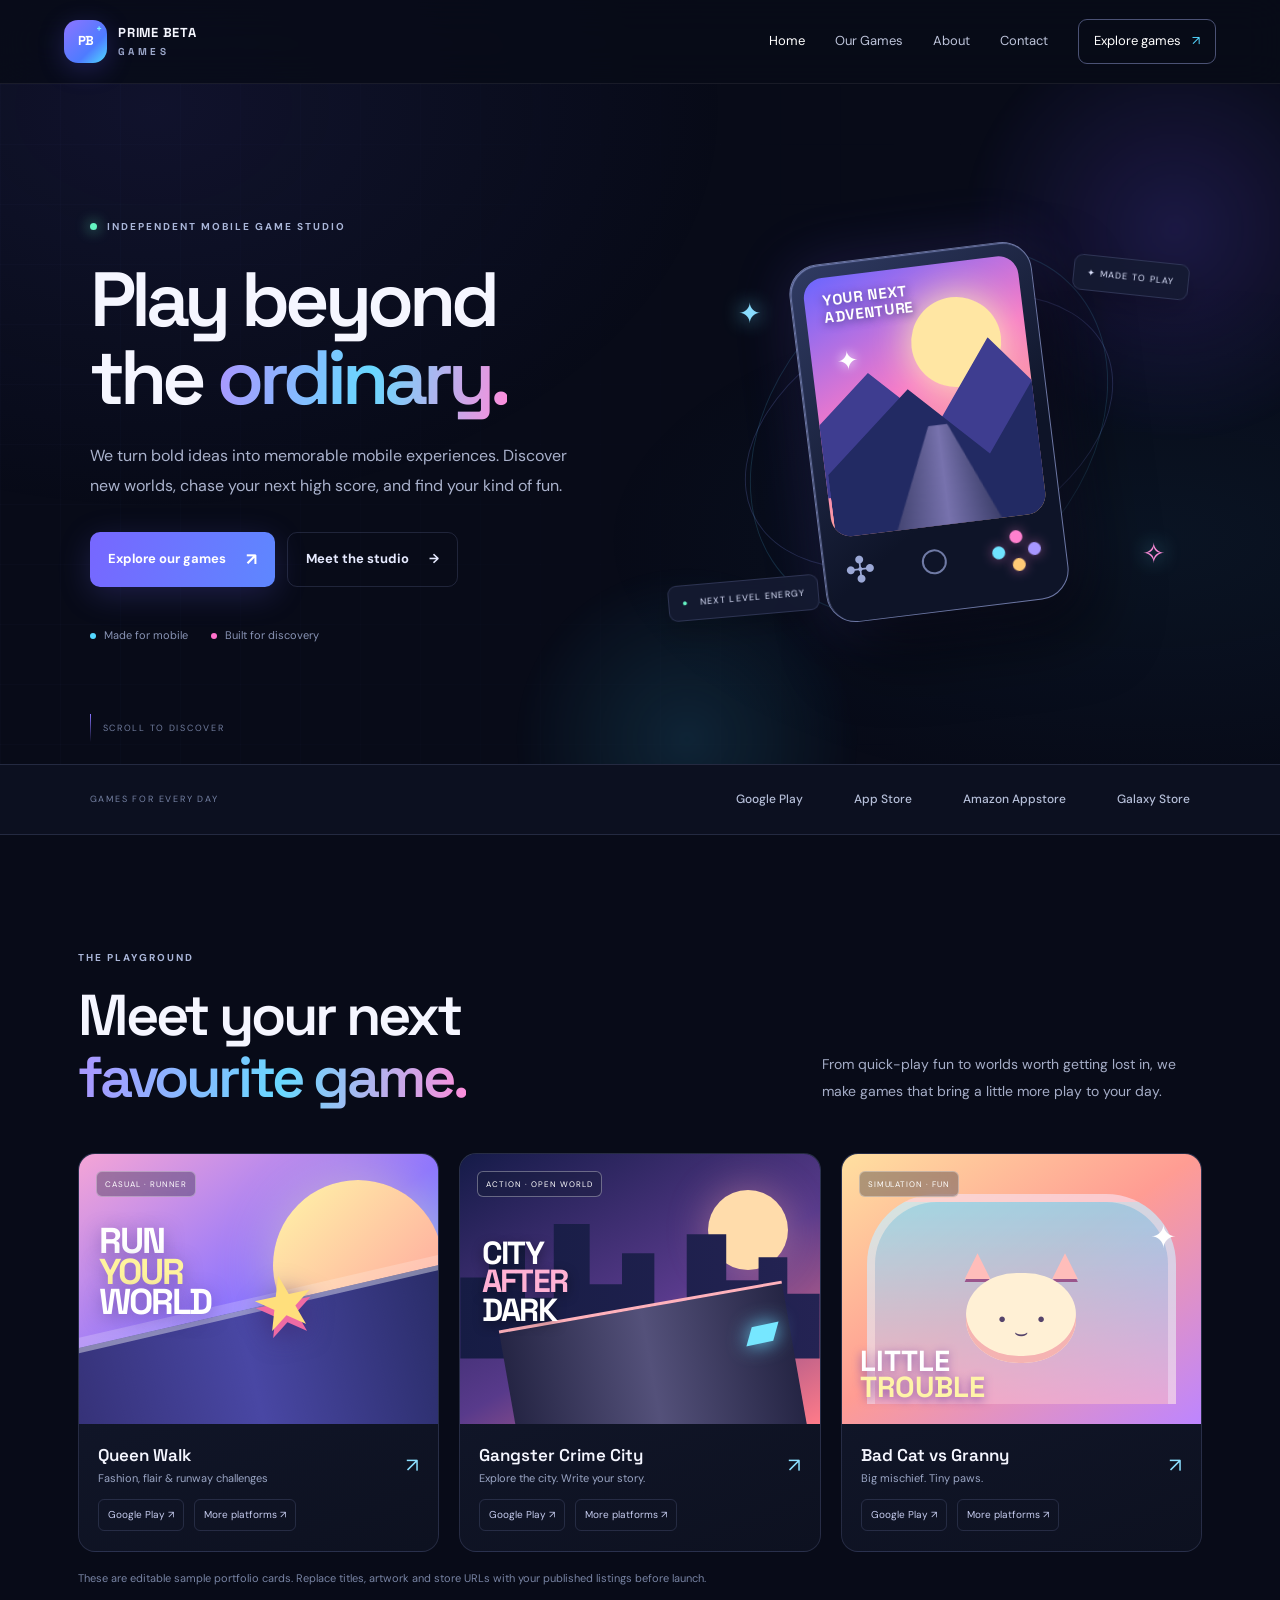
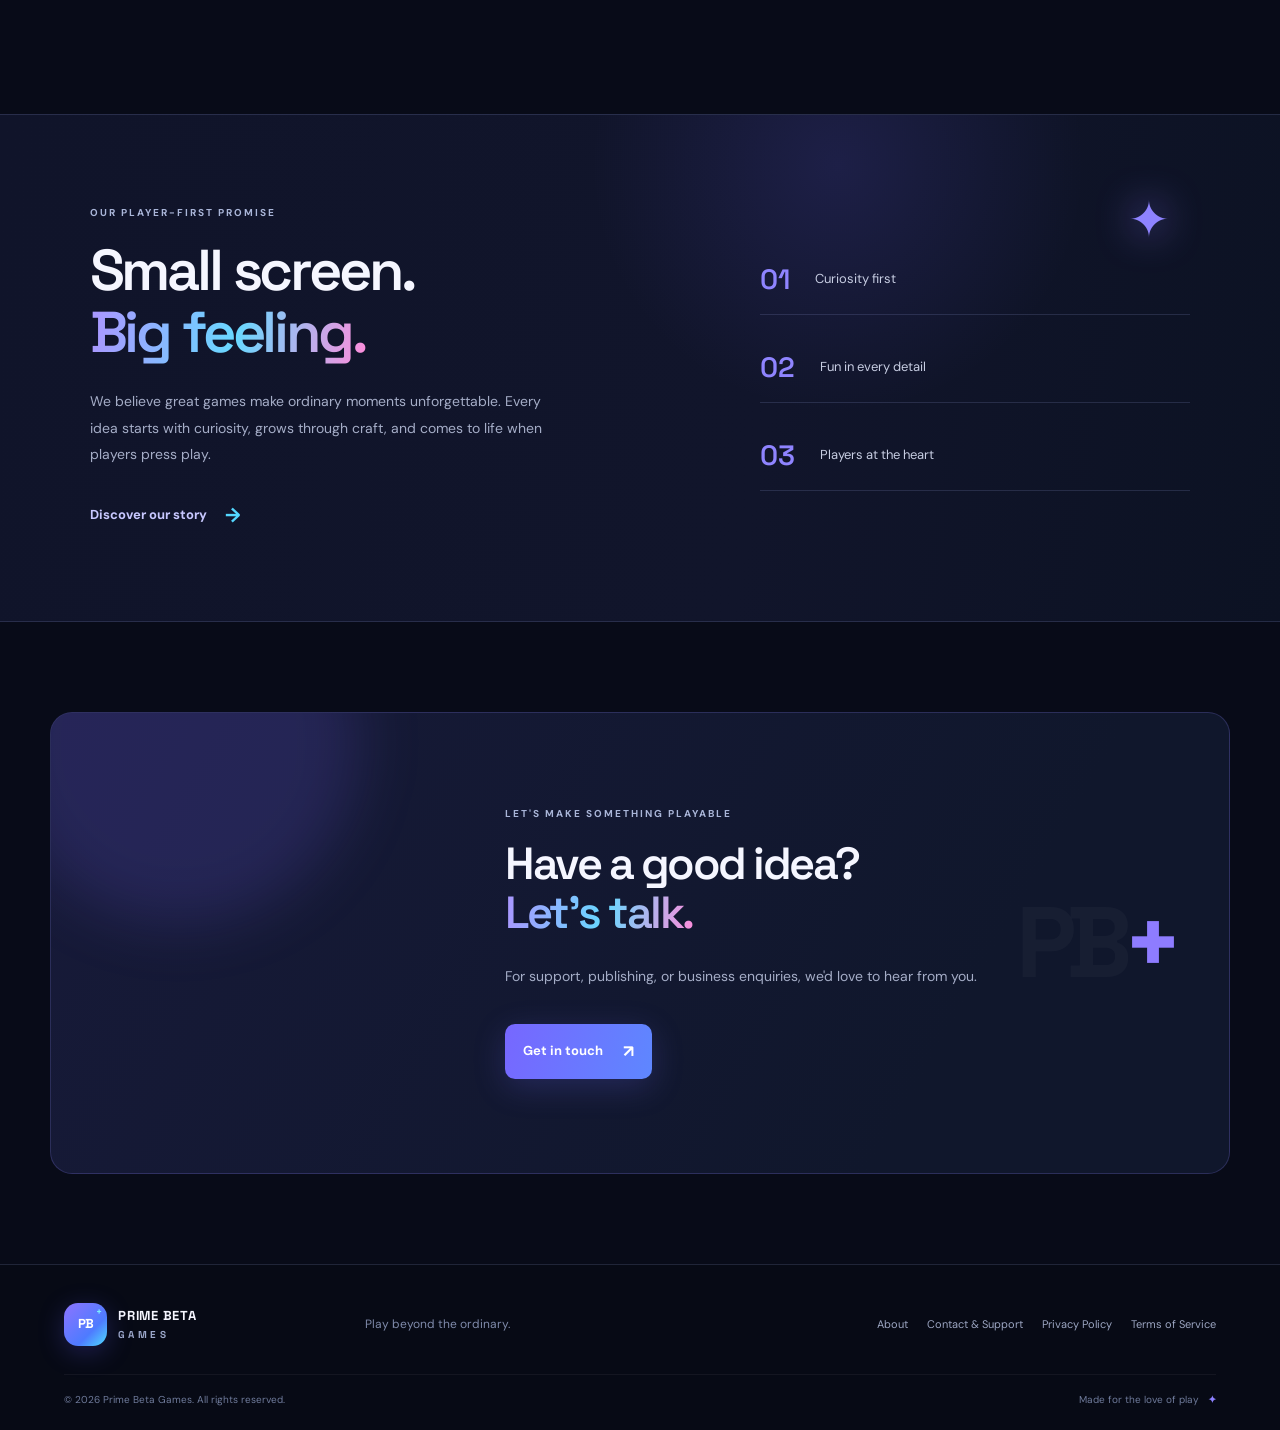
<file: index.html>
<!doctype html>
<html lang="en">
<head><link rel="canonical" href="https://primebetagames.site/">
  <meta charset="utf-8"><meta name="viewport" content="width=device-width, initial-scale=1">
  <meta name="description" content="Prime Beta Games creates bold, fun mobile gaming experiences for players around the world.">
  <meta name="theme-color" content="#080b18">
  <title>Prime Beta Games — Play Beyond the Ordinary</title>
  <link rel="icon" href="assets/favicon.svg" type="image/svg+xml"><link rel="stylesheet" href="styles.css">
</head>
<body>
<header class="site-header"><a class="brand" href="index.html"><span class="brand-mark">PB<span>+</span></span><span>PRIME BETA<small>GAMES</small></span></a>
<button class="menu-toggle" aria-label="Toggle navigation" aria-expanded="false">☰</button>
<nav class="nav"><a class="active" href="index.html">Home</a><a href="#games">Our Games</a><a href="about.html">About</a><a href="contact.html">Contact</a><a class="nav-cta" href="#games">Explore games <span>↗</span></a></nav></header>
<main>
<section class="hero">
  <div class="hero-orb orb-one"></div><div class="hero-orb orb-two"></div><div class="hero-grid"></div>
  <div class="hero-copy reveal"><div class="eyebrow"><span class="pulse"></span> INDEPENDENT MOBILE GAME STUDIO</div>
  <h1>Play beyond<br>the <span class="gradient-text">ordinary.</span></h1>
  <p>We turn bold ideas into memorable mobile experiences. Discover new worlds, chase your next high score, and find your kind of fun.</p>
  <div class="hero-actions"><a class="button button-primary" href="#games">Explore our games <span>↗</span></a><a class="button button-ghost" href="about.html">Meet the studio <span>→</span></a></div>
  <div class="hero-meta"><span><i class="meta-dot"></i> Made for mobile</span><span><i class="meta-dot purple"></i> Built for discovery</span></div></div>
  <div class="hero-art reveal"><div class="art-ring ring-a"></div><div class="art-ring ring-b"></div><div class="floating-chip chip-top">✦ MADE TO PLAY</div><div class="game-console"><div class="console-screen"><div class="screen-sun"></div><div class="screen-mountain mountain-a"></div><div class="screen-mountain mountain-b"></div><div class="screen-road"></div><div class="screen-star">✦</div><div class="screen-caption">YOUR NEXT<br>ADVENTURE</div></div><div class="console-controls"><span class="dpad">✣</span><span class="console-home"></span><span class="action-buttons"><i></i><i></i><i></i><i></i></span></div></div><div class="floating-chip chip-bottom"><span>●</span> NEXT LEVEL ENERGY</div><div class="spark spark-one">✦</div><div class="spark spark-two">✧</div></div>
  <a class="scroll-cue" href="#games"><span></span> SCROLL TO DISCOVER</a>
</section>
<section class="platform-strip"><span>GAMES FOR EVERY DAY</span><div class="platform-list"><b>Google Play</b><b>App Store</b><b>Amazon Appstore</b><b>Galaxy Store</b></div></section>
<section id="games" class="section games-section"><div class="section-heading reveal"><div><div class="eyebrow">THE PLAYGROUND</div><h2>Meet your next<br><span class="gradient-text">favourite game.</span></h2></div><p>From quick-play fun to worlds worth getting lost in, we make games that bring a little more play to your day.</p></div>
<div class="games-grid">
<article class="game-card game-card-one reveal"><div class="game-art art-race"><span class="art-badge">CASUAL · RUNNER</span><div class="art-sun"></div><div class="art-track"></div><div class="art-character">★</div><div class="art-word">RUN<br><em>YOUR</em><br>WORLD</div></div><div class="game-info"><div><h3>Queen Walk</h3><p>Fashion, flair & runway challenges</p></div><span class="game-arrow">↗</span></div><div class="game-links"><a href="#" class="store-link" data-store>Google Play ↗</a><a href="#" class="store-link" data-store>More platforms ↗</a></div></article>
<article class="game-card game-card-two reveal"><div class="game-art art-city"><span class="art-badge">ACTION · OPEN WORLD</span><div class="city-moon"></div><div class="city-skyline"></div><div class="city-road"></div><div class="city-title">CITY<br><em>AFTER</em><br>DARK</div><div class="city-car">▰</div></div><div class="game-info"><div><h3>Gangster Crime City</h3><p>Explore the city. Write your story.</p></div><span class="game-arrow">↗</span></div><div class="game-links"><a href="#" class="store-link" data-store>Google Play ↗</a><a href="#" class="store-link" data-store>More platforms ↗</a></div></article>
<article class="game-card game-card-three reveal"><div class="game-art art-cat"><span class="art-badge">SIMULATION · FUN</span><div class="cat-window"></div><div class="cat-ears">▲　▲</div><div class="cat-face"><span>•</span><span>•</span><b>⌣</b></div><div class="cat-title">LITTLE<br><em>TROUBLE</em></div><div class="cat-paw">✦</div></div><div class="game-info"><div><h3>Bad Cat vs Granny</h3><p>Big mischief. Tiny paws.</p></div><span class="game-arrow">↗</span></div><div class="game-links"><a href="#" class="store-link" data-store>Google Play ↗</a><a href="#" class="store-link" data-store>More platforms ↗</a></div></article>
</div><p class="portfolio-note">These are editable sample portfolio cards. Replace titles, artwork and store URLs with your published listings before launch.</p></section>
<section class="manifesto"><div class="manifesto-glow"></div><div class="manifesto-inner reveal"><div class="eyebrow">OUR PLAYER-FIRST PROMISE</div><h2>Small screen.<br><span class="gradient-text">Big feeling.</span></h2><p>We believe great games make ordinary moments unforgettable. Every idea starts with curiosity, grows through craft, and comes to life when players press play.</p><a class="text-link" href="about.html">Discover our story <span>→</span></a></div><div class="manifesto-side"><div class="orbit-icon">✦</div><div class="manifesto-stat"><strong>01</strong><span>Curiosity first</span></div><div class="manifesto-stat"><strong>02</strong><span>Fun in every detail</span></div><div class="manifesto-stat"><strong>03</strong><span>Players at the heart</span></div></div></section>
<section class="contact-banner"><div class="contact-glow"></div><div class="reveal"><div class="eyebrow">LET'S MAKE SOMETHING PLAYABLE</div><h2>Have a good idea?<br><span class="gradient-text">Let's talk.</span></h2><p>For support, publishing, or business enquiries, we'd love to hear from you.</p><a class="button button-primary" href="contact.html">Get in touch <span>↗</span></a></div><div class="contact-symbol">PB<span>+</span></div></section>
</main>
<footer class="footer"><div class="footer-main"><a class="brand" href="index.html"><span class="brand-mark">PB<span>+</span></span><span>PRIME BETA<small>GAMES</small></span></a><p>Play beyond the ordinary.</p><div class="footer-links"><a href="about.html">About</a><a href="contact.html">Contact & Support</a><a href="privacy.html">Privacy Policy</a><a href="terms.html">Terms of Service</a></div></div><div class="footer-bottom"><span>© <span id="year"></span> Prime Beta Games. All rights reserved.</span><span>Made for the love of play <b>✦</b></span></div></footer>
<div class="toast" role="status" aria-live="polite"></div><script src="script.js"></script></body></html>
</file>
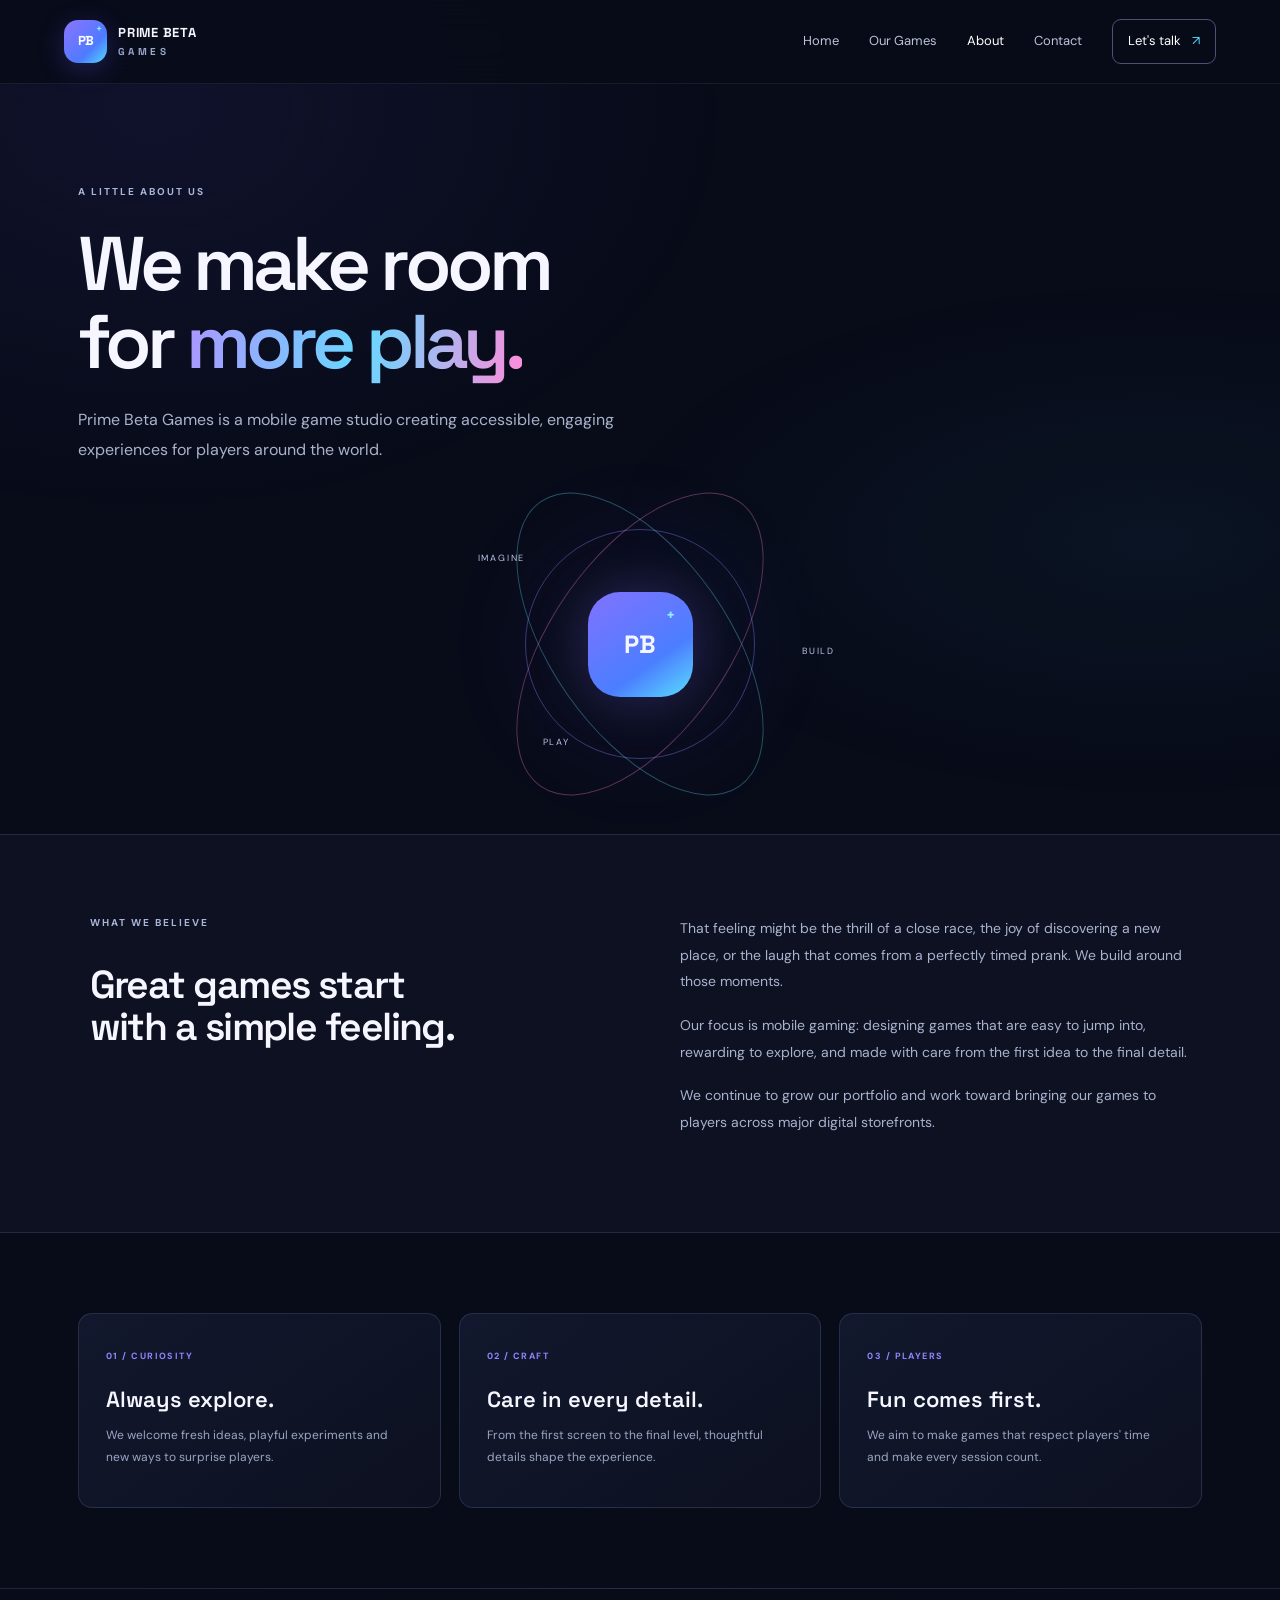
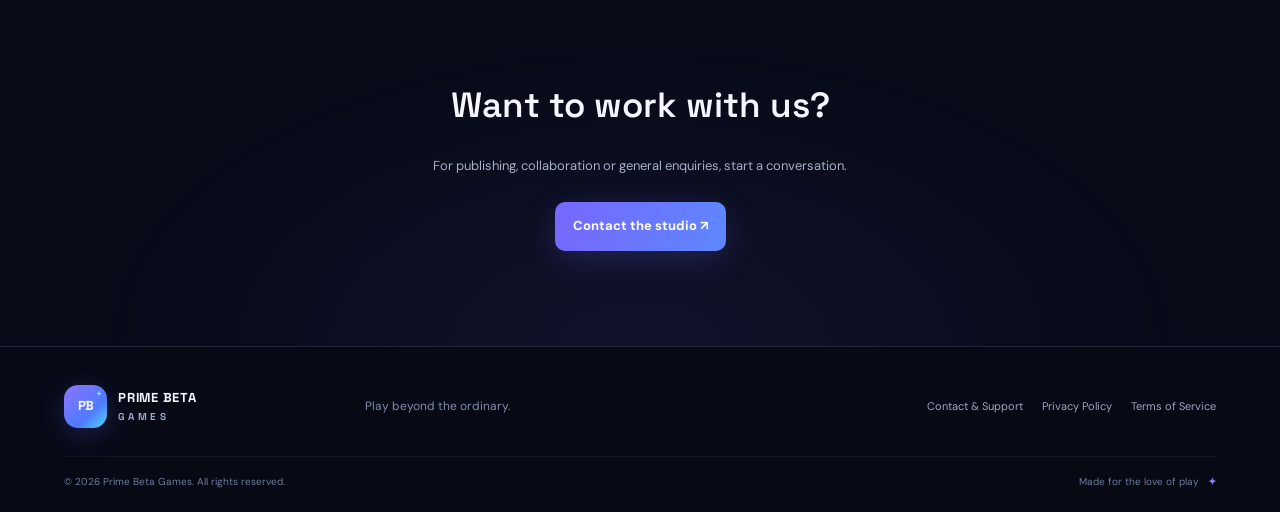
<file: about.html>
<!doctype html><html lang="en"><head><link rel="canonical" href="https://primebetagames.site/about.html"><meta charset="utf-8"><meta name="viewport" content="width=device-width,initial-scale=1"><meta name="description" content="Learn about Prime Beta Games, a mobile game studio focused on fun and memorable player experiences."><title>About Us — Prime Beta Games</title><link rel="icon" href="assets/favicon.svg"><link rel="stylesheet" href="styles.css"></head><body><header class="site-header"><a class="brand" href="index.html"><span class="brand-mark">PB<span>+</span></span><span>PRIME BETA<small>GAMES</small></span></a><button class="menu-toggle" aria-label="Toggle navigation" aria-expanded="false">☰</button><nav class="nav"><a href="index.html">Home</a><a href="index.html#games">Our Games</a><a class="active" href="about.html">About</a><a href="contact.html">Contact</a><a class="nav-cta" href="contact.html">Let's talk <span>↗</span></a></nav></header><main class="inner-page"><section class="inner-hero"><div class="eyebrow">A LITTLE ABOUT US</div><h1>We make room<br>for <span class="gradient-text">more play.</span></h1><p>Prime Beta Games is a mobile game studio creating accessible, engaging experiences for players around the world.</p><div class="inner-graphic"><div class="graphic-orbit"></div><div class="graphic-core">PB<span>+</span></div><span class="graphic-label label-one">IMAGINE</span><span class="graphic-label label-two">BUILD</span><span class="graphic-label label-three">PLAY</span></div></section><section class="prose-section"><div class="prose-intro"><div class="eyebrow">WHAT WE BELIEVE</div><h2>Great games start<br>with a simple feeling.</h2></div><div class="prose-body"><p>That feeling might be the thrill of a close race, the joy of discovering a new place, or the laugh that comes from a perfectly timed prank. We build around those moments.</p><p>Our focus is mobile gaming: designing games that are easy to jump into, rewarding to explore, and made with care from the first idea to the final detail.</p><p>We continue to grow our portfolio and work toward bringing our games to players across major digital storefronts.</p></div></section><section class="values-grid"><article><span>01 / CURIOSITY</span><h3>Always explore.</h3><p>We welcome fresh ideas, playful experiments and new ways to surprise players.</p></article><article><span>02 / CRAFT</span><h3>Care in every detail.</h3><p>From the first screen to the final level, thoughtful details shape the experience.</p></article><article><span>03 / PLAYERS</span><h3>Fun comes first.</h3><p>We aim to make games that respect players' time and make every session count.</p></article></section><section class="inner-cta"><h2>Want to work with us?</h2><p>For publishing, collaboration or general enquiries, start a conversation.</p><a class="button button-primary" href="contact.html">Contact the studio ↗</a></section></main><footer class="footer"><div class="footer-main"><a class="brand" href="index.html"><span class="brand-mark">PB<span>+</span></span><span>PRIME BETA<small>GAMES</small></span></a><p>Play beyond the ordinary.</p><div class="footer-links"><a href="contact.html">Contact & Support</a><a href="privacy.html">Privacy Policy</a><a href="terms.html">Terms of Service</a></div></div><div class="footer-bottom"><span>© <span id="year"></span> Prime Beta Games. All rights reserved.</span><span>Made for the love of play <b>✦</b></span></div></footer><script src="script.js"></script></body></html>
</file>
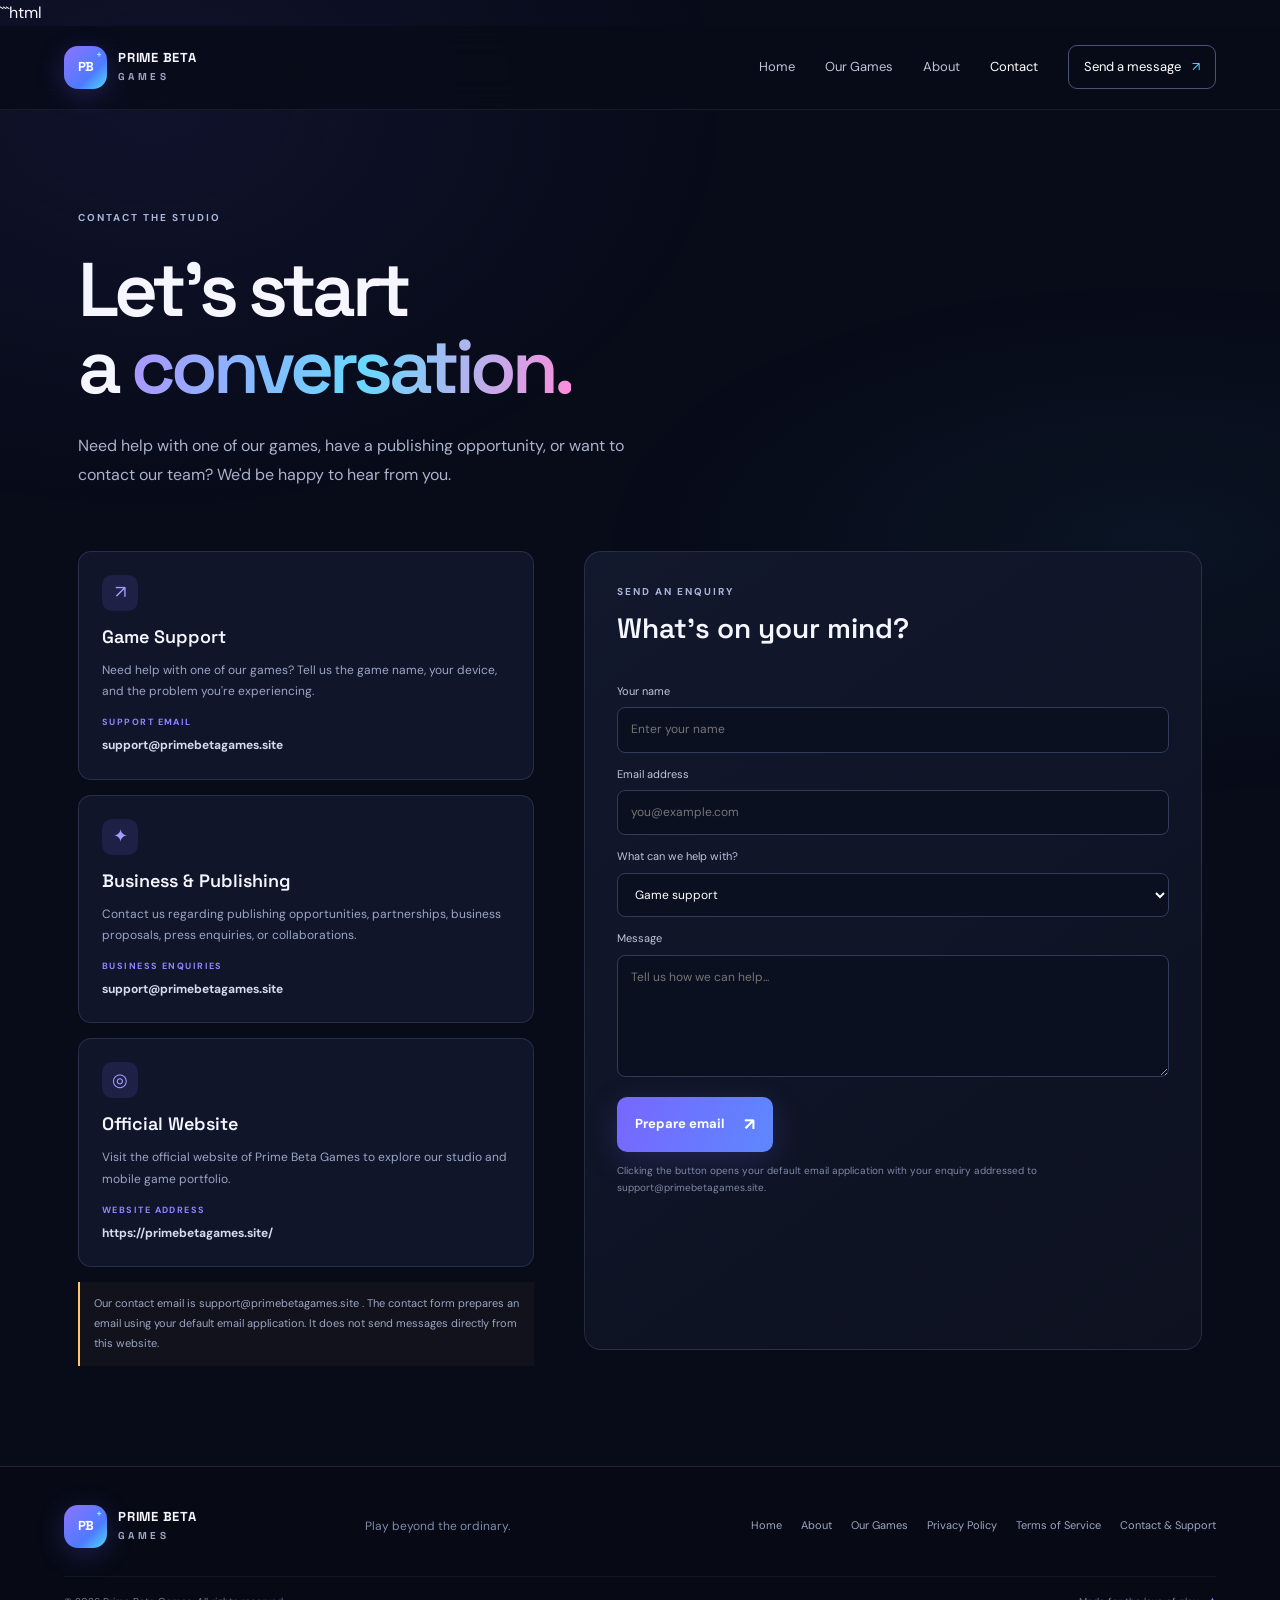
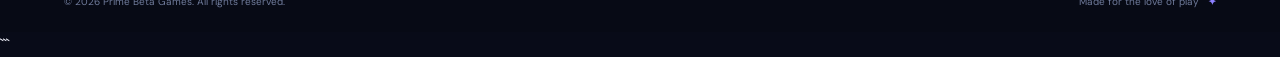
<file: contact.html>
```html
<!doctype html>
<html lang="en">
<head>
  <meta charset="utf-8">
  <meta name="viewport" content="width=device-width, initial-scale=1">

  <link rel="canonical" href="https://primebetagames.site/contact.html">

  <meta name="description" content="Contact Prime Beta Games for game support, publishing opportunities, business enquiries and privacy requests.">

  <meta name="theme-color" content="#080b18">

  <title>Contact &amp; Support — Prime Beta Games</title>

  <link rel="icon" href="assets/favicon.svg">
  <link rel="stylesheet" href="styles.css">
</head>

<body>

<header class="site-header">
  <a class="brand" href="index.html">
    <span class="brand-mark">PB<span>+</span></span>
    <span>PRIME BETA<small>GAMES</small></span>
  </a>

  <button class="menu-toggle"
          aria-label="Toggle navigation"
          aria-expanded="false">☰</button>

  <nav class="nav">
    <a href="index.html">Home</a>
    <a href="index.html#games">Our Games</a>
    <a href="about.html">About</a>
    <a class="active" href="contact.html">Contact</a>
    <a class="nav-cta" href="#contact-form">
      Send a message <span>↗</span>
    </a>
  </nav>
</header>

<main class="inner-page">

  <section class="inner-hero contact-hero">
    <div class="eyebrow">CONTACT THE STUDIO</div>

    <h1>
      Let's start<br>
      a <span class="gradient-text">conversation.</span>
    </h1>

    <p>
      Need help with one of our games, have a publishing opportunity,
      or want to contact our team? We'd be happy to hear from you.
    </p>
  </section>

  <section class="contact-layout">

    <div class="contact-options">

      <article>
        <div class="contact-icon">↗</div>
        <h3>Game Support</h3>

        <p>
          Need help with one of our games? Tell us the game name,
          your device, and the problem you're experiencing.
        </p>

        <span class="small-label">SUPPORT EMAIL</span>

        <strong>
          <a href="mailto:support@primebetagames.site">
            support@primebetagames.site
          </a>
        </strong>
      </article>

      <article>
        <div class="contact-icon">✦</div>
        <h3>Business &amp; Publishing</h3>

        <p>
          Contact us regarding publishing opportunities, partnerships,
          business proposals, press enquiries, or collaborations.
        </p>

        <span class="small-label">BUSINESS ENQUIRIES</span>

        <strong>
          <a href="mailto:support@primebetagames.site">
            support@primebetagames.site
          </a>
        </strong>
      </article>

      <article>
        <div class="contact-icon">◎</div>
        <h3>Official Website</h3>

        <p>
          Visit the official website of Prime Beta Games to explore
          our studio and mobile game portfolio.
        </p>

        <span class="small-label">WEBSITE ADDRESS</span>

        <strong>
          <a href="https://primebetagames.site/"
             target="_blank"
             rel="noopener noreferrer">
            https://primebetagames.site/
          </a>
        </strong>
      </article>

      <div class="notice">
        Our contact email is
        <a href="mailto:support@primebetagames.site">
          support@primebetagames.site
        </a>.
        The contact form prepares an email using your default email
        application. It does not send messages directly from this website.
      </div>

    </div>

    <form id="contact-form" class="contact-form">

      <div class="eyebrow">SEND AN ENQUIRY</div>

      <h2>What's on your mind?</h2>

      <label for="name">Your name</label>
      <input
        id="name"
        name="name"
        type="text"
        autocomplete="name"
        required
        placeholder="Enter your name">

      <label for="email">Email address</label>
      <input
        id="email"
        name="email"
        type="email"
        autocomplete="email"
        required
        placeholder="you@example.com">

      <label for="topic">What can we help with?</label>

      <select id="topic" name="topic" required>
        <option value="Game support">Game support</option>
        <option value="Publishing / partnership">
          Publishing / partnership
        </option>
        <option value="Privacy or data request">
          Privacy or data request
        </option>
        <option value="Business enquiry">Business enquiry</option>
        <option value="General enquiry">General enquiry</option>
      </select>

      <label for="message">Message</label>

      <textarea
        id="message"
        name="message"
        rows="5"
        required
        placeholder="Tell us how we can help..."></textarea>

      <button class="button button-primary" type="submit">
        Prepare email <span>↗</span>
      </button>

      <p class="form-help">
        Clicking the button opens your default email application
        with your enquiry addressed to
        support@primebetagames.site.
      </p>

    </form>

  </section>

</main>

<footer class="footer">

  <div class="footer-main">

    <a class="brand" href="index.html">
      <span class="brand-mark">PB<span>+</span></span>
      <span>PRIME BETA<small>GAMES</small></span>
    </a>

    <p>Play beyond the ordinary.</p>

    <div class="footer-links">
      <a href="index.html">Home</a>
      <a href="about.html">About</a>
      <a href="index.html#games">Our Games</a>
      <a href="privacy.html">Privacy Policy</a>
      <a href="terms.html">Terms of Service</a>
      <a href="contact.html">Contact &amp; Support</a>
    </div>

  </div>

  <div class="footer-bottom">

    <span>
      © <span id="year"></span> Prime Beta Games. All rights reserved.
    </span>

    <span>Made for the love of play <b>✦</b></span>

  </div>

</footer>

<div class="toast" role="status" aria-live="polite"></div>

<script src="script.js"></script>

<script>
  document.getElementById("contact-form").addEventListener("submit", function (event) {
    event.preventDefault();

    const name = document.getElementById("name").value.trim();
    const email = document.getElementById("email").value.trim();
    const topic = document.getElementById("topic").value;
    const message = document.getElementById("message").value.trim();

    const subject = encodeURIComponent(
      topic + " - Prime Beta Games"
    );

    const body = encodeURIComponent(
      "Name: " + name + "\n" +
      "Reply email: " + email + "\n" +
      "Enquiry type: " + topic + "\n\n" +
      "Message:\n" + message
    );

    window.location.href =
      "mailto:support@primebetagames.site" +
      "?subject=" + subject +
      "&body=" + body;
  });
</script>

</body>
</html>
```
</file>
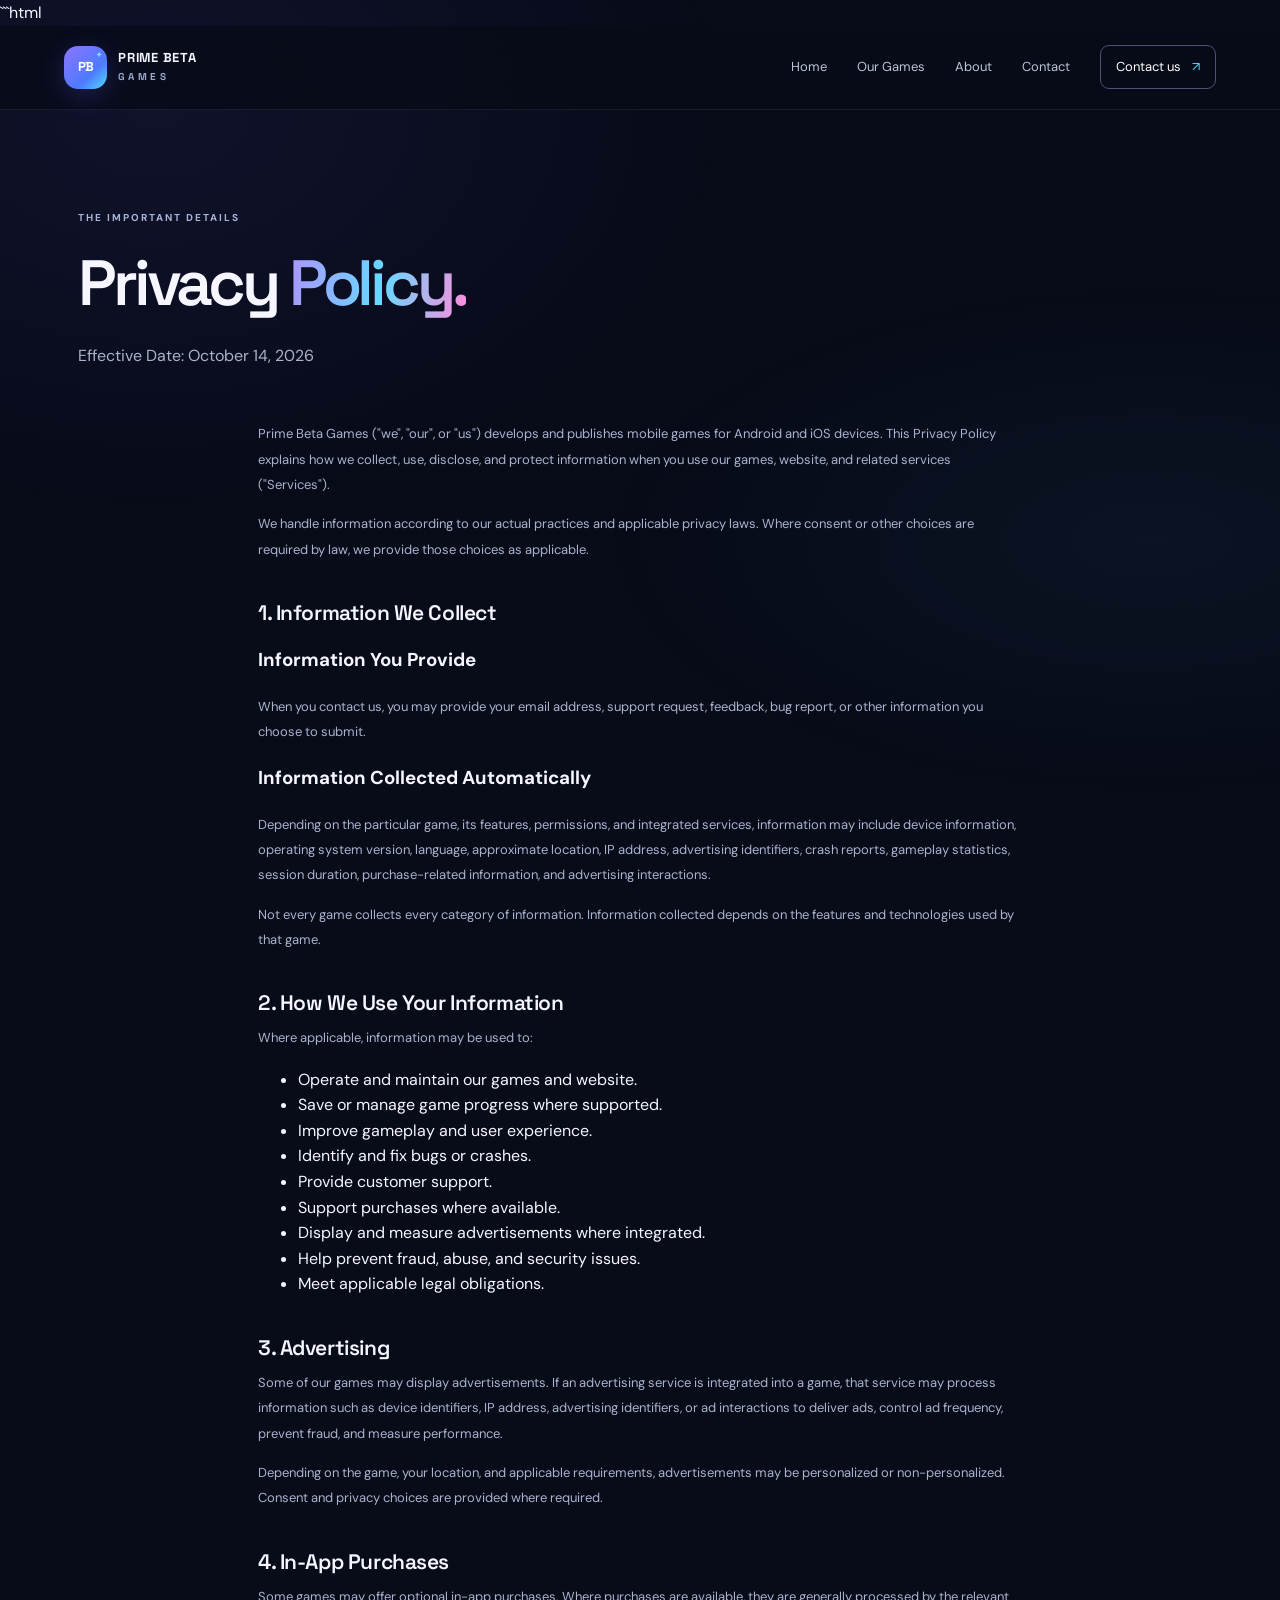
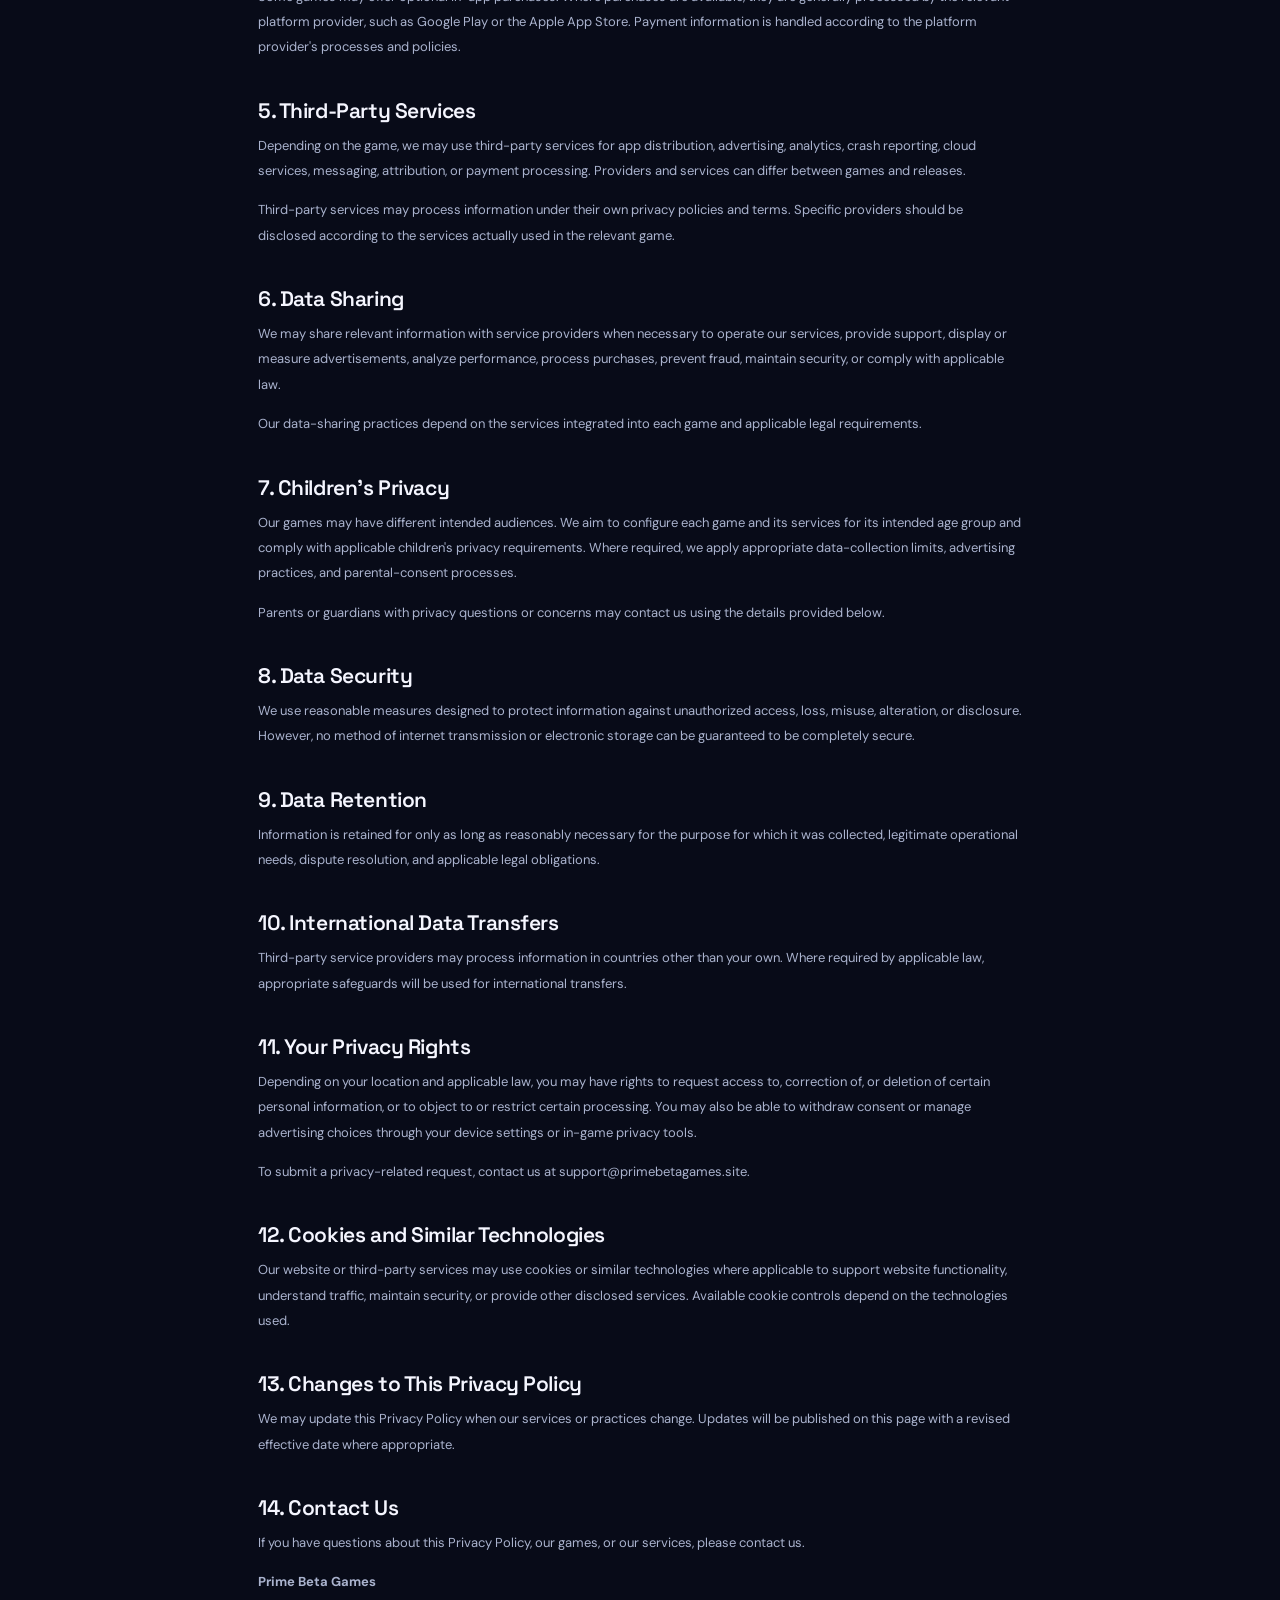
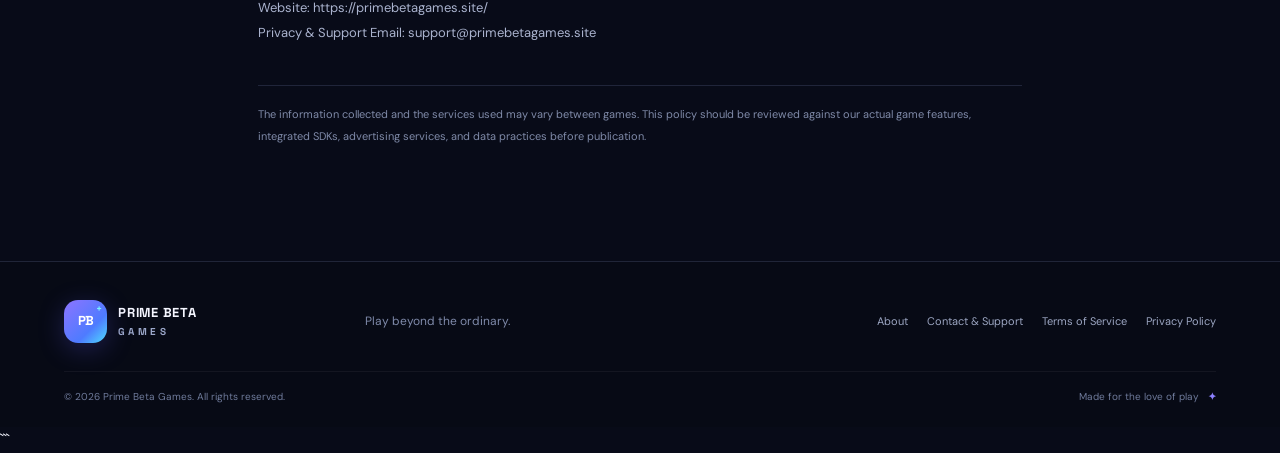
<file: privacy.html>
```html
<!doctype html>
<html lang="en">
<head>
  <link rel="canonical" href="https://primebetagames.site/privacy.html">
  <meta charset="utf-8">
  <meta name="viewport" content="width=device-width,initial-scale=1">
  <meta name="description" content="Privacy Policy for Prime Beta Games mobile games, website and related services.">
  <title>Privacy Policy — Prime Beta Games</title>
  <link rel="icon" href="assets/favicon.svg">
  <link rel="stylesheet" href="styles.css">
</head>
<body>

<header class="site-header">
  <a class="brand" href="index.html">
    <span class="brand-mark">PB<span>+</span></span>
    <span>PRIME BETA<small>GAMES</small></span>
  </a>
  <button class="menu-toggle" aria-label="Toggle navigation" aria-expanded="false">☰</button>
  <nav class="nav">
    <a href="index.html">Home</a>
    <a href="index.html#games">Our Games</a>
    <a href="about.html">About</a>
    <a href="contact.html">Contact</a>
    <a class="nav-cta" href="contact.html">Contact us <span>↗</span></a>
  </nav>
</header>

<main class="inner-page legal-page">

  <section class="inner-hero legal-hero">
    <div class="eyebrow">THE IMPORTANT DETAILS</div>
    <h1>Privacy <span class="gradient-text">Policy.</span></h1>
    <p>Effective Date: October 14, 2026</p>
  </section>

  <article class="legal-content">

    <p>Prime Beta Games ("we", "our", or "us") develops and publishes mobile games for Android and iOS devices. This Privacy Policy explains how we collect, use, disclose, and protect information when you use our games, website, and related services ("Services").</p>

    <p>We handle information according to our actual practices and applicable privacy laws. Where consent or other choices are required by law, we provide those choices as applicable.</p>

    <h2>1. Information We Collect</h2>
    <h3>Information You Provide</h3>
    <p>When you contact us, you may provide your email address, support request, feedback, bug report, or other information you choose to submit.</p>

    <h3>Information Collected Automatically</h3>
    <p>Depending on the particular game, its features, permissions, and integrated services, information may include device information, operating system version, language, approximate location, IP address, advertising identifiers, crash reports, gameplay statistics, session duration, purchase-related information, and advertising interactions.</p>

    <p>Not every game collects every category of information. Information collected depends on the features and technologies used by that game.</p>

    <h2>2. How We Use Your Information</h2>
    <p>Where applicable, information may be used to:</p>
    <ul>
      <li>Operate and maintain our games and website.</li>
      <li>Save or manage game progress where supported.</li>
      <li>Improve gameplay and user experience.</li>
      <li>Identify and fix bugs or crashes.</li>
      <li>Provide customer support.</li>
      <li>Support purchases where available.</li>
      <li>Display and measure advertisements where integrated.</li>
      <li>Help prevent fraud, abuse, and security issues.</li>
      <li>Meet applicable legal obligations.</li>
    </ul>

    <h2>3. Advertising</h2>
    <p>Some of our games may display advertisements. If an advertising service is integrated into a game, that service may process information such as device identifiers, IP address, advertising identifiers, or ad interactions to deliver ads, control ad frequency, prevent fraud, and measure performance.</p>

    <p>Depending on the game, your location, and applicable requirements, advertisements may be personalized or non-personalized. Consent and privacy choices are provided where required.</p>

    <h2>4. In-App Purchases</h2>
    <p>Some games may offer optional in-app purchases. Where purchases are available, they are generally processed by the relevant platform provider, such as Google Play or the Apple App Store. Payment information is handled according to the platform provider's processes and policies.</p>

    <h2>5. Third-Party Services</h2>
    <p>Depending on the game, we may use third-party services for app distribution, advertising, analytics, crash reporting, cloud services, messaging, attribution, or payment processing. Providers and services can differ between games and releases.</p>

    <p>Third-party services may process information under their own privacy policies and terms. Specific providers should be disclosed according to the services actually used in the relevant game.</p>

    <h2>6. Data Sharing</h2>
    <p>We may share relevant information with service providers when necessary to operate our services, provide support, display or measure advertisements, analyze performance, process purchases, prevent fraud, maintain security, or comply with applicable law.</p>

    <p>Our data-sharing practices depend on the services integrated into each game and applicable legal requirements.</p>

    <h2>7. Children's Privacy</h2>
    <p>Our games may have different intended audiences. We aim to configure each game and its services for its intended age group and comply with applicable children's privacy requirements. Where required, we apply appropriate data-collection limits, advertising practices, and parental-consent processes.</p>

    <p>Parents or guardians with privacy questions or concerns may contact us using the details provided below.</p>

    <h2>8. Data Security</h2>
    <p>We use reasonable measures designed to protect information against unauthorized access, loss, misuse, alteration, or disclosure. However, no method of internet transmission or electronic storage can be guaranteed to be completely secure.</p>

    <h2>9. Data Retention</h2>
    <p>Information is retained for only as long as reasonably necessary for the purpose for which it was collected, legitimate operational needs, dispute resolution, and applicable legal obligations.</p>

    <h2>10. International Data Transfers</h2>
    <p>Third-party service providers may process information in countries other than your own. Where required by applicable law, appropriate safeguards will be used for international transfers.</p>

    <h2>11. Your Privacy Rights</h2>
    <p>Depending on your location and applicable law, you may have rights to request access to, correction of, or deletion of certain personal information, or to object to or restrict certain processing. You may also be able to withdraw consent or manage advertising choices through your device settings or in-game privacy tools.</p>

    <p>To submit a privacy-related request, contact us at
      <a href="mailto:support@primebetagames.site">support@primebetagames.site</a>.
    </p>

    <h2>12. Cookies and Similar Technologies</h2>
    <p>Our website or third-party services may use cookies or similar technologies where applicable to support website functionality, understand traffic, maintain security, or provide other disclosed services. Available cookie controls depend on the technologies used.</p>

    <h2>13. Changes to This Privacy Policy</h2>
    <p>We may update this Privacy Policy when our services or practices change. Updates will be published on this page with a revised effective date where appropriate.</p>

    <h2>14. Contact Us</h2>

    <p>If you have questions about this Privacy Policy, our games, or our services, please contact us.</p>

    <p>
      <strong>Prime Beta Games</strong><br>
      Website:
      <a href="https://primebetagames.site/"
         target="_blank"
         rel="noopener noreferrer">https://primebetagames.site/</a>
      <br>
      Privacy &amp; Support Email:
      <a href="mailto:support@primebetagames.site">support@primebetagames.site</a>
    </p>

    <p class="legal-footnote">The information collected and the services used may vary between games. This policy should be reviewed against our actual game features, integrated SDKs, advertising services, and data practices before publication.</p>

  </article>
</main>

<footer class="footer">
  <div class="footer-main">
    <a class="brand" href="index.html">
      <span class="brand-mark">PB<span>+</span></span>
      <span>PRIME BETA<small>GAMES</small></span>
    </a>

    <p>Play beyond the ordinary.</p>

    <div class="footer-links">
      <a href="about.html">About</a>
      <a href="contact.html">Contact &amp; Support</a>
      <a href="terms.html">Terms of Service</a>
      <a href="privacy.html">Privacy Policy</a>
    </div>
  </div>

  <div class="footer-bottom">
    <span>© <span id="year"></span> Prime Beta Games. All rights reserved.</span>
    <span>Made for the love of play <b>✦</b></span>
  </div>
</footer>

<script src="script.js"></script>
</body>
</html>
```
</file>
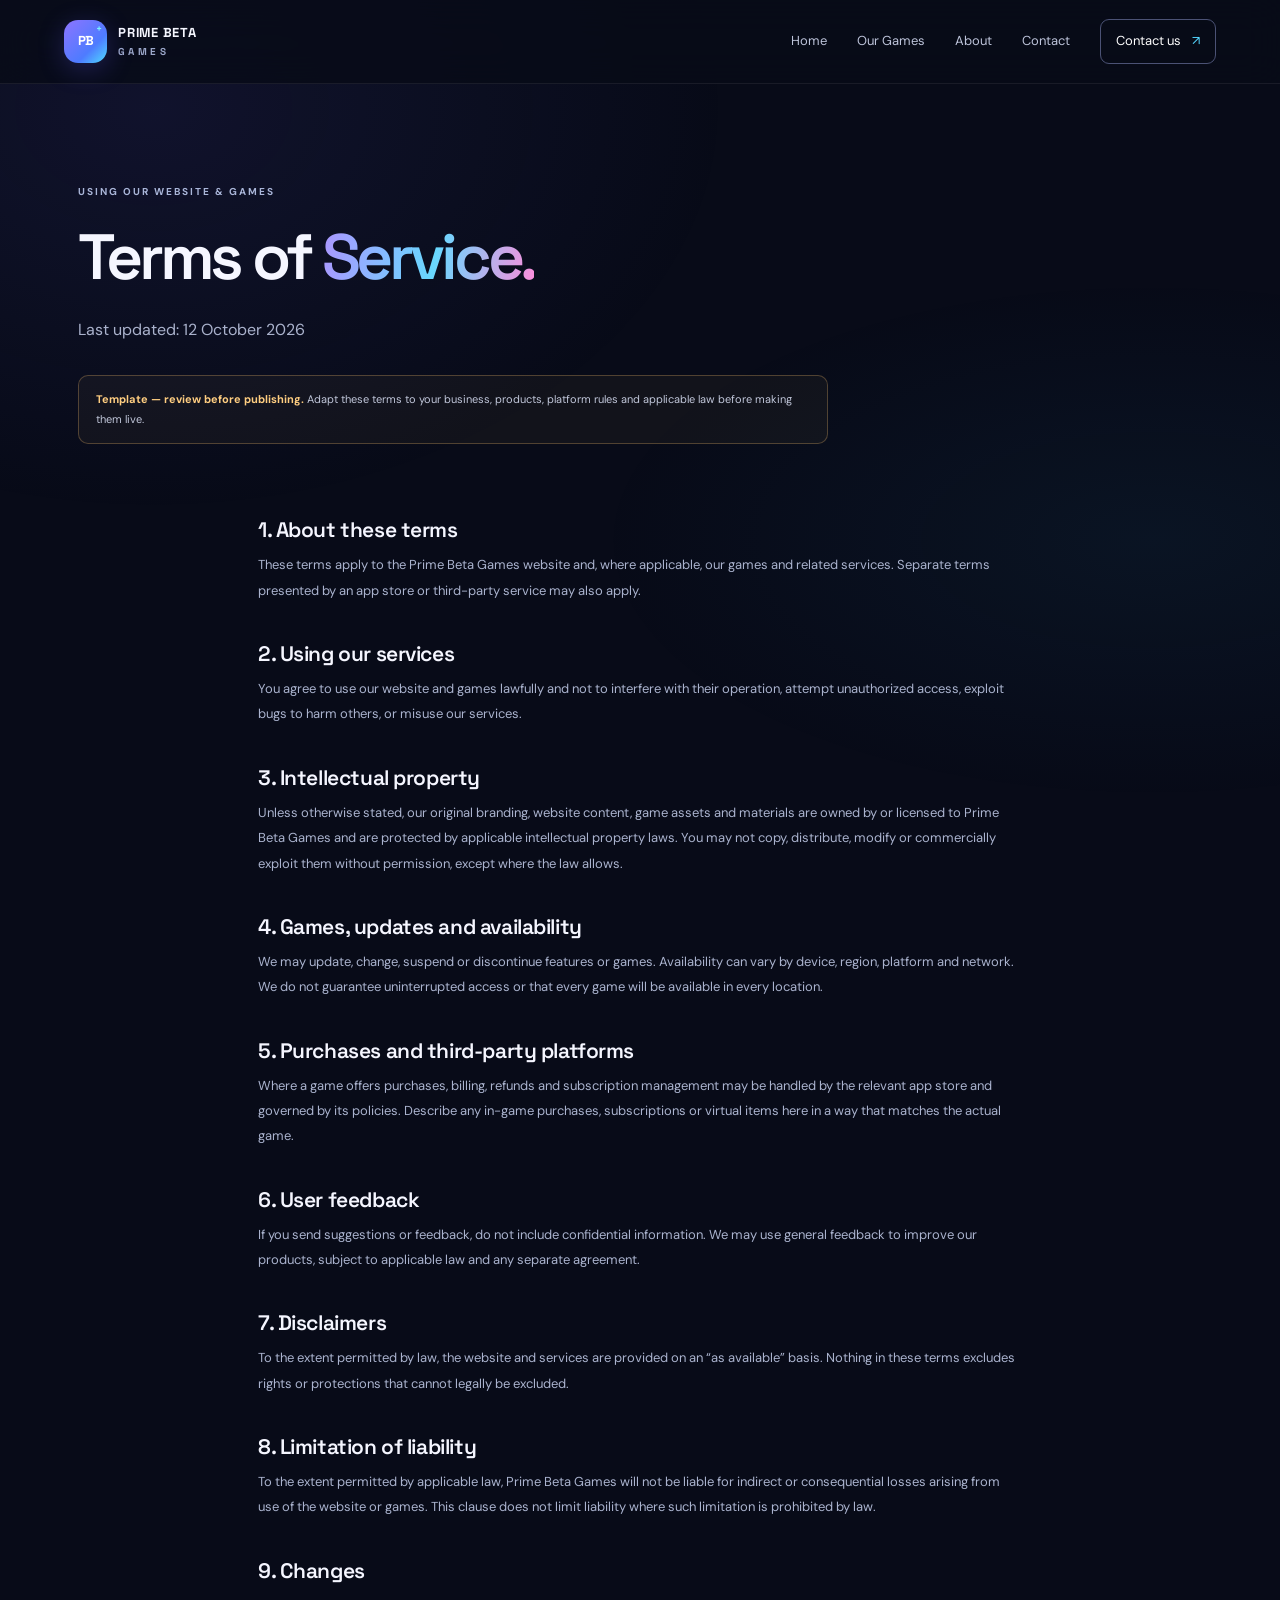
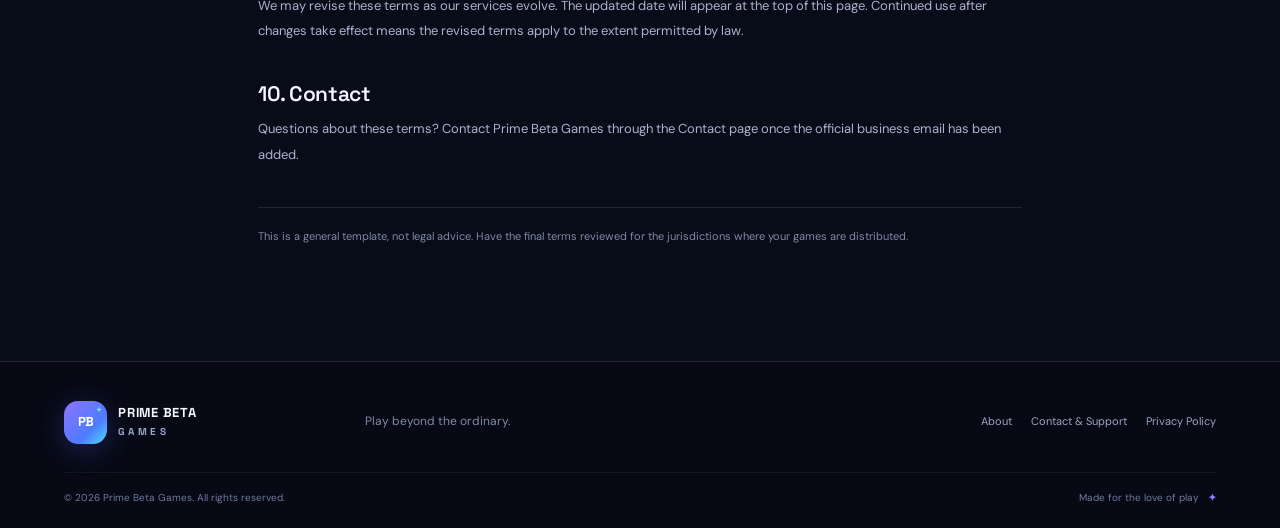
<file: terms.html>
<!doctype html><html lang="en"><head><link rel="canonical" href="https://primebetagames.site/terms.html"><meta charset="utf-8"><meta name="viewport" content="width=device-width,initial-scale=1"><meta name="description" content="Terms of service template for Prime Beta Games."><title>Terms of Service — Prime Beta Games</title><link rel="icon" href="assets/favicon.svg"><link rel="stylesheet" href="styles.css"></head><body><header class="site-header"><a class="brand" href="index.html"><span class="brand-mark">PB<span>+</span></span><span>PRIME BETA<small>GAMES</small></span></a><button class="menu-toggle" aria-label="Toggle navigation" aria-expanded="false">☰</button><nav class="nav"><a href="index.html">Home</a><a href="index.html#games">Our Games</a><a href="about.html">About</a><a href="contact.html">Contact</a><a class="nav-cta" href="contact.html">Contact us <span>↗</span></a></nav></header><main class="inner-page legal-page"><section class="inner-hero legal-hero"><div class="eyebrow">USING OUR WEBSITE & GAMES</div><h1>Terms of <span class="gradient-text">Service.</span></h1><p>Last updated: 12 October 2026</p><div class="legal-warning"><b>Template — review before publishing.</b> Adapt these terms to your business, products, platform rules and applicable law before making them live.</div></section><article class="legal-content"><h2>1. About these terms</h2><p>These terms apply to the Prime Beta Games website and, where applicable, our games and related services. Separate terms presented by an app store or third-party service may also apply.</p><h2>2. Using our services</h2><p>You agree to use our website and games lawfully and not to interfere with their operation, attempt unauthorized access, exploit bugs to harm others, or misuse our services.</p><h2>3. Intellectual property</h2><p>Unless otherwise stated, our original branding, website content, game assets and materials are owned by or licensed to Prime Beta Games and are protected by applicable intellectual property laws. You may not copy, distribute, modify or commercially exploit them without permission, except where the law allows.</p><h2>4. Games, updates and availability</h2><p>We may update, change, suspend or discontinue features or games. Availability can vary by device, region, platform and network. We do not guarantee uninterrupted access or that every game will be available in every location.</p><h2>5. Purchases and third-party platforms</h2><p>Where a game offers purchases, billing, refunds and subscription management may be handled by the relevant app store and governed by its policies. Describe any in-game purchases, subscriptions or virtual items here in a way that matches the actual game.</p><h2>6. User feedback</h2><p>If you send suggestions or feedback, do not include confidential information. We may use general feedback to improve our products, subject to applicable law and any separate agreement.</p><h2>7. Disclaimers</h2><p>To the extent permitted by law, the website and services are provided on an “as available” basis. Nothing in these terms excludes rights or protections that cannot legally be excluded.</p><h2>8. Limitation of liability</h2><p>To the extent permitted by applicable law, Prime Beta Games will not be liable for indirect or consequential losses arising from use of the website or games. This clause does not limit liability where such limitation is prohibited by law.</p><h2>9. Changes</h2><p>We may revise these terms as our services evolve. The updated date will appear at the top of this page. Continued use after changes take effect means the revised terms apply to the extent permitted by law.</p><h2>10. Contact</h2><p>Questions about these terms? Contact Prime Beta Games through the Contact page once the official business email has been added.</p><p class="legal-footnote">This is a general template, not legal advice. Have the final terms reviewed for the jurisdictions where your games are distributed.</p></article></main><footer class="footer"><div class="footer-main"><a class="brand" href="index.html"><span class="brand-mark">PB<span>+</span></span><span>PRIME BETA<small>GAMES</small></span></a><p>Play beyond the ordinary.</p><div class="footer-links"><a href="about.html">About</a><a href="contact.html">Contact & Support</a><a href="privacy.html">Privacy Policy</a></div></div><div class="footer-bottom"><span>© <span id="year"></span> Prime Beta Games. All rights reserved.</span><span>Made for the love of play <b>✦</b></span></div></footer><script src="script.js"></script></body></html>
</file>
<file: styles.css>
@import url('https://fonts.googleapis.com/css2?family=DM+Sans:wght@400;500;600;700&family=Space+Grotesk:wght@400;500;600;700&display=swap');
:root{--bg:#080b18;--panel:#10152a;--panel2:#141b33;--text:#f5f6ff;--muted:#a5adc7;--line:rgba(177,190,255,.15);--violet:#8874ff;--blue:#54d7ff;--pink:#ff71cb;--max:1180px}*{box-sizing:border-box}html{scroll-behavior:smooth;scroll-padding-top:90px}body{margin:0;background:var(--bg);color:var(--text);font-family:'DM Sans',sans-serif;line-height:1.6;overflow-x:hidden}body:before{content:"";position:fixed;inset:0;pointer-events:none;z-index:-1;background:radial-gradient(ellipse at 12% 12%,rgba(78,77,194,.12),transparent 36%),radial-gradient(ellipse at 90% 60%,rgba(42,141,193,.07),transparent 34%)}a{color:inherit;text-decoration:none}button,input,select,textarea{font:inherit}.site-header{height:84px;display:flex;align-items:center;justify-content:space-between;padding:0 max(5vw,calc((100vw - var(--max))/2));border-bottom:1px solid rgba(255,255,255,.07);position:sticky;top:0;z-index:20;background:rgba(8,11,24,.82);backdrop-filter:blur(18px)}.brand{display:flex;align-items:center;gap:11px;font-family:'Space Grotesk',sans-serif;font-weight:700;letter-spacing:.06em;font-size:13px;line-height:1.15}.brand>span:last-child{display:block}.brand small{display:block;font-size:10px;letter-spacing:.34em;color:#9ca8ca;margin-top:5px}.brand-mark{width:43px;height:43px;border-radius:14px;background:linear-gradient(135deg,#8d74ff,#4e7bff 65%,#4fdcff);display:grid;place-items:center;position:relative;font-size:13px;color:#fff;box-shadow:0 6px 26px #635bff40;letter-spacing:-.05em}.brand-mark span{font-size:10px;color:#7df0ff;position:absolute;right:6px;top:3px}.nav{display:flex;align-items:center;gap:30px;font-size:13px;color:#bdc4da}.nav a{transition:color .25s}.nav a:hover,.nav a.active{color:white}.nav-cta{border:1px solid #4b5275;border-radius:9px;padding:11px 15px;color:#fff!important}.nav-cta span{color:var(--blue);padding-left:8px}.menu-toggle{display:none;background:none;color:#fff;border:0;font-size:25px}.hero{min-height:680px;max-width:1440px;margin:auto;padding:95px max(7vw,calc((100vw - var(--max))/2)) 80px;position:relative;display:grid;grid-template-columns:1.05fr .95fr;align-items:center;overflow:hidden}.hero-grid{position:absolute;inset:0;opacity:.18;background-image:linear-gradient(rgba(150,166,255,.12) 1px,transparent 1px),linear-gradient(90deg,rgba(150,166,255,.12) 1px,transparent 1px);background-size:60px 60px;mask-image:linear-gradient(90deg,black,transparent 85%)}.hero-copy{position:relative;z-index:2}.eyebrow{font-size:10px;font-weight:700;letter-spacing:.2em;color:#aab6d9;display:flex;align-items:center;gap:10px}.pulse{width:7px;height:7px;border-radius:50%;background:#64f4c1;box-shadow:0 0 14px #64f4c1;animation:pulse 2s infinite}.hero h1,.inner-hero h1{font:600 clamp(52px,6vw,82px)/1.02 'Space Grotesk',sans-serif;letter-spacing:-.065em;margin:25px 0}.gradient-text{background:linear-gradient(100deg,#a899ff 4%,#68d8ff 53%,#ff8cdb 100%);-webkit-background-clip:text;background-clip:text;color:transparent}.hero-copy>p,.inner-hero>p{max-width:490px;color:#aab2cc;font-size:16px;line-height:1.85}.hero-actions{display:flex;gap:12px;flex-wrap:wrap;margin-top:31px}.button{display:inline-flex;align-items:center;gap:20px;padding:14px 18px;border-radius:10px;font-size:13px;font-weight:700;transition:transform .25s,box-shadow .25s,border-color .25s;cursor:pointer;border:0}.button:hover{transform:translateY(-3px)}.button-primary{color:white;background:linear-gradient(105deg,#7767ff,#5e87ff);box-shadow:0 8px 32px #6d6bff35}.button-primary:hover{box-shadow:0 12px 36px #6d6bff65}.button-primary span{font-size:17px}.button-ghost{border:1px solid var(--line);color:#e6eaff}.button-ghost:hover{border-color:#9a91ff}.hero-meta{display:flex;gap:23px;margin-top:40px;color:#8994b5;font-size:11px}.hero-meta span{display:flex;align-items:center;gap:8px}.meta-dot{width:6px;height:6px;border-radius:50%;background:var(--blue)}.meta-dot.purple{background:var(--pink)}.hero-art{height:460px;position:relative;display:grid;place-items:center}.hero-orb{position:absolute;border-radius:50%;filter:blur(1px);pointer-events:none}.orb-one{width:450px;height:450px;right:-120px;top:-80px;background:radial-gradient(circle,rgba(112,83,255,.19),transparent 67%)}.orb-two{width:350px;height:350px;left:40%;bottom:-150px;background:radial-gradient(circle,rgba(58,208,255,.13),transparent 70%)}.art-ring{position:absolute;border:1px solid rgba(141,154,255,.2);border-radius:50%;transform:rotate(-25deg)}.ring-a{width:390px;height:245px}.ring-b{width:310px;height:410px;transform:rotate(42deg);border-color:rgba(92,211,255,.16)}.game-console{position:relative;z-index:1;width:244px;height:360px;border-radius:30px;background:linear-gradient(145deg,#303b63,#0e1428 65%);padding:13px;transform:rotate(-7deg);box-shadow:22px 35px 65px #0009,0 0 60px #7a65ff30,inset 1px 1px 1px #b4c0ff80;border:1px solid #6d77a4}.console-screen{height:260px;border-radius:20px;overflow:hidden;position:relative;background:linear-gradient(155deg,#6b66ff 0%,#f779c8 45%,#ffc66e 100%)}.screen-sun{position:absolute;width:90px;height:90px;border-radius:50%;background:#ffe6a3;top:35px;right:25px;box-shadow:0 0 40px #fff5b8}.screen-mountain{position:absolute;bottom:40px;width:150%;height:150px;clip-path:polygon(0 100%,0 62%,23% 20%,42% 61%,61% 6%,80% 57%,100% 28%,100% 100%)}.mountain-a{background:#3e3d90;left:-20px}.mountain-b{background:#222a63;left:35px;bottom:10px;transform:scale(1.2)}.screen-road{position:absolute;bottom:-55px;left:55px;width:125px;height:180px;background:linear-gradient(90deg,#33365f,#7772ad,#282d54);transform:perspective(100px) rotateX(20deg);clip-path:polygon(40% 0,60% 0,100% 100%,0 100%)}.screen-star{position:absolute;left:25px;top:65px;color:white;font-size:26px;text-shadow:0 0 12px white}.screen-caption{position:absolute;top:15px;left:18px;color:white;font:700 15px/1.1 'Space Grotesk';letter-spacing:.05em;text-shadow:0 2px 8px #493b80}.console-controls{height:70px;display:flex;align-items:center;justify-content:space-between;padding:0 8px}.dpad{font-size:36px;color:#9ba8d6}.console-home{width:25px;height:25px;border-radius:50%;border:2px solid #6f7aa5}.action-buttons{width:52px;height:43px;position:relative}.action-buttons i{position:absolute;width:13px;height:13px;border-radius:50%;background:#ff80ce;box-shadow:0 0 12px #ff80ce77}.action-buttons i:nth-child(1){top:0;left:19px}.action-buttons i:nth-child(2){top:14px;left:0;background:#6fe3ff}.action-buttons i:nth-child(3){top:14px;left:36px;background:#a797ff}.action-buttons i:nth-child(4){top:28px;left:19px;background:#ffca76}.floating-chip{position:absolute;z-index:3;padding:10px 13px;background:#141a32d9;border:1px solid #8189c43d;border-radius:9px;font-size:9px;letter-spacing:.14em;color:#dfe4ff;box-shadow:0 12px 30px #0003;backdrop-filter:blur(10px)}.chip-top{top:57px;right:2px;transform:rotate(6deg)}.chip-bottom{bottom:45px;left:0;transform:rotate(-5deg)}.chip-bottom span{color:#65f5c4;margin-right:8px}.spark{position:absolute;color:#8bdfff;text-shadow:0 0 20px #6ddfff;font-size:28px}.spark-one{top:90px;left:70px}.spark-two{bottom:85px;right:25px;color:#ff8cdb}.scroll-cue{position:absolute;bottom:22px;left:max(7vw,calc((100vw - var(--max))/2));font-size:9px;letter-spacing:.19em;color:#717d9e;display:flex;align-items:center;gap:12px}.scroll-cue span{height:28px;width:1px;background:linear-gradient(var(--violet),transparent)}.platform-strip{border-top:1px solid var(--line);border-bottom:1px solid var(--line);padding:25px max(7vw,calc((100vw - var(--max))/2));display:flex;align-items:center;justify-content:space-between;gap:24px;background:#0c1020}.platform-strip>span{font-size:9px;letter-spacing:.2em;color:#7783a5}.platform-list{display:flex;gap:clamp(18px,4vw,55px);flex-wrap:wrap;color:#b6bfd9;font-size:12px}.platform-list b{font-weight:500}.section{max-width:var(--max);margin:auto;padding:115px 28px}.section-heading{display:flex;justify-content:space-between;align-items:end;gap:50px;margin-bottom:44px}.section-heading h2,.manifesto h2,.contact-banner h2{font:600 clamp(38px,4.5vw,58px)/1.08 'Space Grotesk',sans-serif;letter-spacing:-.055em;margin:18px 0 0}.section-heading>p{max-width:380px;color:var(--muted);font-size:14px;line-height:1.9;margin:0 0 4px}.games-grid{display:grid;grid-template-columns:repeat(3,1fr);gap:20px}.game-card{border:1px solid var(--line);border-radius:17px;overflow:hidden;background:linear-gradient(160deg,#141a30,#0d1120);transition:transform .35s,border-color .35s,box-shadow .35s}.game-card:hover{transform:translateY(-7px);border-color:#7d78e866;box-shadow:0 18px 45px #0003}.game-art{height:270px;position:relative;overflow:hidden;isolation:isolate}.art-badge{position:absolute;top:17px;left:17px;z-index:4;font-size:8px;letter-spacing:.12em;border:1px solid #ffffff55;border-radius:6px;padding:6px 8px;color:#fff;background:#11182b55;backdrop-filter:blur(8px)}.art-race{background:linear-gradient(145deg,#f5a5d6,#8c74ff 50%,#56cfff)}.art-sun{position:absolute;width:170px;height:170px;border-radius:50%;right:-5px;top:26px;background:linear-gradient(135deg,#fff6a7,#ff9a9e);box-shadow:0 0 55px #ffe9a877}.art-track{position:absolute;bottom:-65px;left:-10%;width:120%;height:180px;transform:rotate(-13deg);background:linear-gradient(90deg,#322e70,#4947a4,#282b65);border-top:5px solid #fff6;box-shadow:0 -10px 0 #fff3}.art-character{position:absolute;z-index:2;bottom:61px;left:48%;font-size:73px;color:#ffdf7c;text-shadow:0 7px 0 #ef6aa4,0 10px 25px #402c79;transform:rotate(-12deg)}.art-word{position:absolute;z-index:3;top:72px;left:20px;font:700 36px/.86 'Space Grotesk';color:white;letter-spacing:-.06em;text-shadow:0 4px 18px #44307b80}.art-word em{color:#fff39e;font-style:normal}.art-city{background:linear-gradient(150deg,#151b48,#583a8b 55%,#ff7b89)}.city-moon{position:absolute;right:32px;top:36px;width:80px;height:80px;border-radius:50%;background:#ffdcab;box-shadow:0 0 40px #ffadad66}.city-skyline{position:absolute;bottom:65px;left:0;right:0;height:135px;background:linear-gradient(90deg,#161c44,#242353);clip-path:polygon(0 40%,8% 40%,8% 15%,18% 15%,18% 55%,26% 55%,26% 0,36% 0,36% 45%,45% 45%,45% 22%,54% 22%,54% 60%,63% 60%,63% 8%,74% 8%,74% 42%,83% 42%,83% 25%,91% 25%,91% 52%,100% 52%,100% 100%,0 100%)}.city-road{position:absolute;bottom:-80px;left:15%;width:80%;height:200px;transform:rotate(-10deg);background:linear-gradient(90deg,#252544,#54517a,#252544);border-top:3px solid #ffb2bc}.city-title{position:absolute;z-index:3;top:85px;left:22px;color:#fff;font:700 32px/.9 'Space Grotesk';letter-spacing:-.06em;text-shadow:0 4px 12px #0007}.city-title em{font-style:normal;color:#ffb1d4}.city-car{position:absolute;z-index:4;bottom:55px;right:40px;color:#76e7ff;font-size:48px;transform:rotate(-12deg);text-shadow:0 0 20px #6cdfff}.art-cat{background:linear-gradient(145deg,#ffe0a0,#ff9c93 48%,#bd85ff)}.cat-window{position:absolute;inset:40px 25px 20px;border:8px solid #fff8;border-bottom:0;border-radius:70px 70px 0 0;background:linear-gradient(#7edcff,#f5b4ce);opacity:.7}.cat-ears{position:absolute;z-index:2;top:75px;left:50%;transform:translateX(-50%);font-size:44px;color:#ffbdba;text-shadow:0 3px 0 #9a558c}.cat-face{position:absolute;z-index:3;top:119px;left:50%;transform:translateX(-50%);width:110px;height:90px;border-radius:46% 46% 48% 48%;background:#fff0d5;box-shadow:inset 0 -7px #f5b3b2;display:flex;justify-content:space-evenly;padding-top:28px;color:#55436b;font-size:23px}.cat-face b{position:absolute;top:42px;font-size:22px;font-weight:500}.cat-title{position:absolute;bottom:23px;left:18px;z-index:4;font:700 29px/.9 'Space Grotesk';color:#fff;text-shadow:0 3px 10px #8550a9}.cat-title em{font-style:normal;color:#fff4a8}.cat-paw{position:absolute;right:24px;top:58px;color:#fff;font-size:32px}.game-info{display:flex;justify-content:space-between;align-items:center;padding:20px 19px 12px}.game-info h3{font:600 17px 'Space Grotesk';margin:0 0 4px}.game-info p{font-size:11px;color:#9ba6c5;margin:0}.game-arrow{font-size:20px;color:#8bdfff}.game-links{display:flex;gap:10px;padding:0 19px 20px}.store-link{font-size:10px;color:#c6ccef;border:1px solid var(--line);border-radius:6px;padding:7px 9px}.store-link:hover{background:#242848}.portfolio-note{font-size:11px;color:#7884a4;margin-top:18px}.manifesto{border-block:1px solid var(--line);background:linear-gradient(100deg,#10142a,#11152b 60%,#0c1223);padding:90px max(7vw,calc((100vw - var(--max))/2));display:grid;grid-template-columns:1.1fr .9fr;gap:100px;position:relative;overflow:hidden}.manifesto-glow{position:absolute;width:500px;height:500px;border-radius:50%;background:radial-gradient(circle,#6e63ff22,transparent 70%);right:15%;top:-200px}.manifesto-inner,.manifesto-side{position:relative;z-index:1}.manifesto-inner>p,.contact-banner p{max-width:480px;color:var(--muted);font-size:14px;line-height:1.9;margin:25px 0}.text-link{display:inline-flex;gap:18px;align-items:center;color:#c8c8ff;font-size:13px;font-weight:700;margin-top:6px}.text-link span{font-size:20px;color:var(--blue)}.manifesto-side{display:flex;flex-direction:column;justify-content:center;gap:17px;padding-left:20px}.orbit-icon{position:absolute;right:20px;top:-25px;font-size:50px;color:#8e83ff;text-shadow:0 0 40px #8d78ff}.manifesto-stat{border-bottom:1px solid var(--line);padding:17px 0;display:flex;align-items:center;gap:25px}.manifesto-stat strong{font:600 28px 'Space Grotesk';color:#8f84ff}.manifesto-stat span{font-size:13px;color:#c7cde2}.contact-banner{max-width:var(--max);margin:90px auto;padding:50px 55px;border:1px solid #8c83ff36;border-radius:22px;background:linear-gradient(120deg,#171a39,#10172c 75%);position:relative;overflow:hidden;display:flex;align-items:center;justify-content:space-between}.contact-glow{position:absolute;width:360px;height:360px;right:10%;top:-200px;border-radius:50%;background:#7c68ff28;filter:blur(30px)}.contact-banner>div:first-of-type{position:relative;z-index:1}.contact-banner h2{font-size:45px}.contact-banner .button{margin-top:10px}.contact-symbol{font:700 100px 'Space Grotesk';letter-spacing:-.1em;color:#ffffff08;position:relative}.contact-symbol span{color:#8e7cff}.footer{border-top:1px solid var(--line);padding:38px max(5vw,calc((100vw - var(--max))/2)) 22px;background:#070a15}.footer-main{display:grid;grid-template-columns:1fr 1fr 2fr;align-items:center;gap:25px}.footer-main>p{color:#7f8aaa;font-size:12px}.footer-links{display:flex;justify-content:flex-end;gap:19px;flex-wrap:wrap}.footer-links a{font-size:11px;color:#9ca6c2}.footer-links a:hover{color:#fff}.footer-bottom{display:flex;justify-content:space-between;border-top:1px solid #ffffff0d;margin-top:28px;padding-top:17px;color:#6f7b9b;font-size:10px}.footer-bottom b{color:#8d81ff;margin-left:6px}.inner-page{min-height:60vh}.inner-hero{max-width:var(--max);margin:auto;padding:100px 28px 75px;position:relative;overflow:hidden}.inner-hero h1{font-size:clamp(50px,6vw,76px)}.inner-hero>p{max-width:600px}.inner-graphic{height:230px;max-width:650px;margin:65px auto 0;position:relative;display:grid;place-items:center}.graphic-orbit{width:230px;height:230px;border:1px solid #8d83ff66;border-radius:50%;box-shadow:0 0 90px #7669ff14,inset 0 0 70px #7669ff0a;position:absolute}.graphic-orbit:before,.graphic-orbit:after{content:"";position:absolute;border:1px solid #61dfff55;border-radius:50%;inset:25px -60px;transform:rotate(55deg)}.graphic-orbit:after{transform:rotate(-55deg);border-color:#ff80d555}.graphic-core{width:105px;height:105px;border-radius:32px;background:linear-gradient(145deg,#8272ff,#4b7eff 65%,#5adfff);display:grid;place-items:center;font:700 25px 'Space Grotesk';box-shadow:0 0 65px #796bff5c;z-index:1}.graphic-core span{color:#8df1ff;position:absolute;transform:translate(30px,-30px);font-size:15px}.graphic-label{position:absolute;font-size:9px;letter-spacing:.2em;color:#bac4e5}.label-one{top:22px;left:25%}.label-two{right:20%;top:50%}.label-three{bottom:10px;left:35%}.prose-section{border-block:1px solid var(--line);background:#0d1121;padding:80px max(7vw,calc((100vw - var(--max))/2));display:grid;grid-template-columns:1fr 1fr;gap:80px}.prose-intro h2{font:600 39px/1.1 'Space Grotesk';letter-spacing:-.04em}.prose-body p{color:#a9b2ce;font-size:14px;line-height:1.9;margin:0 0 17px}.values-grid{max-width:var(--max);margin:auto;padding:80px 28px;display:grid;grid-template-columns:repeat(3,1fr);gap:18px}.values-grid article{padding:27px;border:1px solid var(--line);border-radius:14px;background:linear-gradient(145deg,#12182d,#0c1020)}.values-grid article>span,.small-label{font-size:9px;letter-spacing:.16em;color:#8e87ff;font-weight:700}.values-grid h3{font:600 22px 'Space Grotesk';margin:18px 0 8px}.values-grid p{font-size:12px;color:#9ba6c5;line-height:1.8}.inner-cta{text-align:center;padding:65px 20px 95px;background:radial-gradient(ellipse at 50% 100%,#7767ff16,transparent 60%);border-top:1px solid var(--line)}.inner-cta h2{font:600 35px 'Space Grotesk'}.inner-cta p{color:var(--muted);font-size:13px;margin-bottom:25px}.contact-hero{padding-bottom:45px}.contact-layout{max-width:var(--max);margin:0 auto;padding:0 28px 100px;display:grid;grid-template-columns:.85fr 1.15fr;gap:50px}.contact-options{display:flex;flex-direction:column;gap:15px}.contact-options article{border:1px solid var(--line);border-radius:13px;padding:23px;background:#10152a}.contact-icon{width:36px;height:36px;border-radius:10px;background:#786bff22;color:#a89bff;display:grid;place-items:center;font-size:18px}.contact-options h3{font:600 18px 'Space Grotesk';margin:14px 0 5px}.contact-options p{font-size:12px;color:#9ba6c5;line-height:1.8}.contact-options strong{display:block;font-size:12px;color:#d6dcf0;margin-top:7px}.notice{border-left:2px solid #ffc46c;padding:12px 14px;color:#9ba6c5;font-size:11px;line-height:1.8;background:#ffc46c0a}.notice b{color:#ffcf84}.contact-form{border:1px solid var(--line);border-radius:17px;background:linear-gradient(145deg,#12182d,#0d1120);padding:32px;display:flex;flex-direction:column}.contact-form h2{font:600 28px 'Space Grotesk';margin:10px 0 24px}.contact-form label{font-size:11px;color:#bdc6df;margin:13px 0 7px}.contact-form input,.contact-form select,.contact-form textarea{width:100%;border:1px solid #333b5c;border-radius:8px;background:#0b1020;color:#fff;padding:12px 13px;outline:none;font-size:12px}.contact-form input:focus,.contact-form select:focus,.contact-form textarea:focus{border-color:#8874ff;box-shadow:0 0 0 3px #8874ff1c}.contact-form textarea{resize:vertical}.contact-form .button{align-self:flex-start;margin-top:20px}.form-help{font-size:10px;color:#7e89a8;line-height:1.7}.form-help code{color:#b6b1ff}.legal-hero{padding-bottom:35px}.legal-hero h1{font-size:clamp(45px,5vw,64px)}.legal-warning{max-width:750px;border:1px solid #ffc46c44;background:#ffc46c0b;padding:14px 17px;border-radius:10px;color:#c1c7da;font-size:11px;line-height:1.8;margin-top:30px}.legal-warning b{color:#ffce81}.legal-content{max-width:820px;margin:0 auto;padding:0 28px 100px}.legal-content h2{font:600 21px 'Space Grotesk';margin:37px 0 9px;letter-spacing:-.02em}.legal-content p{font-size:13px;color:#aab3ce;line-height:1.95;margin:0 0 14px}.legal-content b{color:#e3e7f6}.legal-footnote{border-top:1px solid var(--line);padding-top:18px;margin-top:40px!important;color:#7f8aa8!important;font-size:11px!important}.toast{position:fixed;bottom:22px;left:50%;transform:translate(-50%,20px);opacity:0;pointer-events:none;background:#202746;border:1px solid #6b75a5;color:white;border-radius:10px;padding:12px 17px;font-size:12px;z-index:50;transition:.3s}.toast.show{opacity:1;transform:translate(-50%,0)}.reveal{opacity:0;transform:translateY(18px);transition:opacity .8s ease,transform .8s ease}.reveal.visible{opacity:1;transform:translateY(0)}@keyframes pulse{50%{box-shadow:0 0 0 6px #64f4c11a}}@media(max-width:900px){.hero{padding-top:65px;grid-template-columns:1fr 0.8fr}.hero h1{font-size:62px}.hero-art{transform:scale(.82);margin:0 -35px}.games-grid{gap:12px}.game-art{height:220px}.art-word{font-size:29px}.game-info{padding:16px 13px 10px}.game-info h3{font-size:14px}.game-links{padding:0 13px 15px;flex-wrap:wrap}.manifesto{gap:45px}.contact-banner{margin:70px 25px}.footer-main{grid-template-columns:1fr 1fr}.footer-links{grid-column:1/-1;justify-content:flex-start}.contact-layout{gap:25px}}@media(max-width:650px){.site-header{height:72px;padding:0 20px}.menu-toggle{display:block}.nav{display:none;position:absolute;top:71px;left:0;right:0;padding:20px;background:#0b1020;border-bottom:1px solid var(--line);flex-direction:column;align-items:stretch;gap:0}.nav.open{display:flex}.nav a{padding:13px 4px}.nav .nav-cta{margin-top:8px;text-align:center}.hero{display:flex;flex-direction:column;align-items:stretch;padding:65px 24px 75px;min-height:auto}.hero h1{font-size:clamp(50px,13vw,70px)}.hero-copy>p{font-size:14px}.hero-art{height:390px;margin:5px -25px 0;transform:scale(.88)}.scroll-cue{left:24px;bottom:18px}.platform-strip{padding:22px 24px;align-items:flex-start;flex-direction:column}.platform-list{gap:14px 23px}.section{padding:75px 22px}.section-heading{display:block}.section-heading h2{font-size:43px}.section-heading>p{margin-top:22px}.games-grid{grid-template-columns:1fr;gap:18px}.game-art{height:280px}.art-word{font-size:38px}.game-info h3{font-size:17px}.manifesto{padding:70px 24px;grid-template-columns:1fr;gap:35px}.manifesto h2,.contact-banner h2{font-size:43px}.manifesto-side{padding:0}.orbit-icon{right:5px;top:-50px}.contact-banner{margin:55px 18px;padding:34px 25px}.contact-symbol{display:none}.footer{padding:30px 22px 20px}.footer-main{grid-template-columns:1fr;gap:12px}.footer-main>p{margin:0}.footer-links{grid-column:auto;gap:14px}.footer-bottom{gap:12px;flex-direction:column}.inner-hero{padding:75px 23px 50px}.inner-hero h1{font-size:clamp(47px,12vw,66px)}.inner-graphic{margin-top:45px}.prose-section{padding:55px 24px;grid-template-columns:1fr;gap:15px}.prose-intro h2{font-size:34px}.values-grid{padding:50px 22px;grid-template-columns:1fr}.contact-layout{padding:0 20px 70px;grid-template-columns:1fr}.contact-form{padding:24px 20px}.legal-content{padding:0 23px 70px}.legal-content h2{font-size:19px}}@media(prefers-reduced-motion:reduce){*,*:before,*:after{scroll-behavior:auto!important;animation:none!important;transition:none!important}.reveal{opacity:1;transform:none}}
</file>
